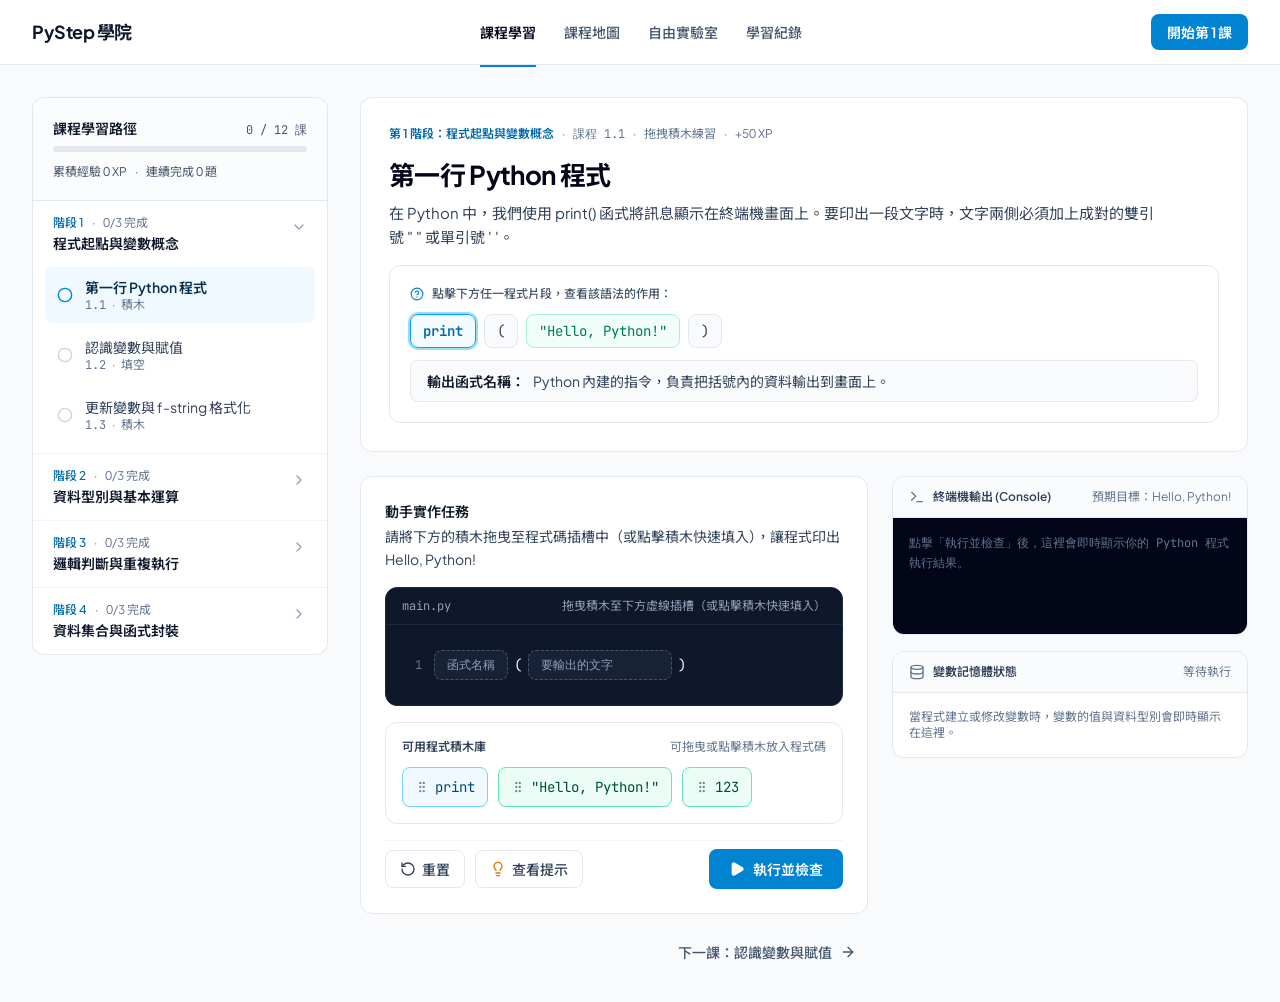
<file: docs/index.html>
<!doctype html>
<html lang="zh-Hant">
  <head>
    <meta charset="UTF-8" />
    <meta name="viewport" content="width=device-width, initial-scale=1.0" />
    <title>PyStep Python 互動學習學院</title>
    <meta name="description" content="由淺入深的 Python 基礎互動教學平台，結合拖拽積木、程式碼填空與即時執行反饋系統。" />
    <meta property="og:title" content="PyStep Python 互動學習學院" />
    <meta property="og:description" content="由淺入深的 Python 基礎互動教學平台，結合拖拽積木、程式碼填空與即時執行反饋系統。" />
    <meta property="og:type" content="website" />
    <meta name="twitter:card" content="summary_large_image" />
    <link rel="preconnect" href="https://fonts.googleapis.com" />
    <link rel="preconnect" href="https://fonts.gstatic.com" crossorigin />
    <link
      href="https://fonts.googleapis.com/css2?family=JetBrains+Mono:wght@400;500;600&family=Noto+Sans+TC:wght@400;500;600;700&family=Plus+Jakarta+Sans:wght@500;600;700&display=swap"
      rel="stylesheet"
    />
    <script type="module" crossorigin src="./assets/index-C1KJqc3u.js"></script>
    <link rel="stylesheet" crossorigin href="./assets/index-DB1BHGo4.css">
  </head>
  <body class="bg-slate-50 text-slate-900 antialiased selection:bg-sky-100 selection:text-sky-900">
    <div id="root"></div>
  </body>
</html>
</file>
<file: docs/assets/index-DB1BHGo4.css>
/*! tailwindcss v4.3.5 | MIT License | https://tailwindcss.com */
@layer properties{@supports (((-webkit-hyphens:none)) and (not (margin-trim:block))) or ((-moz-orient:inline) and (not (color:rgb(from red r g b)))){*,:before,:after,::backdrop{--tw-space-y-reverse:0;--tw-divide-y-reverse:0;--tw-border-style:solid;--tw-gradient-position:initial;--tw-gradient-from:#0000;--tw-gradient-via:#0000;--tw-gradient-to:#0000;--tw-gradient-stops:initial;--tw-gradient-via-stops:initial;--tw-gradient-from-position:0%;--tw-gradient-via-position:50%;--tw-gradient-to-position:100%;--tw-leading:initial;--tw-font-weight:initial;--tw-tracking:initial;--tw-ordinal:initial;--tw-slashed-zero:initial;--tw-numeric-figure:initial;--tw-numeric-spacing:initial;--tw-numeric-fraction:initial;--tw-shadow:0 0 #0000;--tw-shadow-color:initial;--tw-shadow-alpha:100%;--tw-inset-shadow:0 0 #0000;--tw-inset-shadow-color:initial;--tw-inset-shadow-alpha:100%;--tw-ring-color:initial;--tw-ring-shadow:0 0 #0000;--tw-inset-ring-color:initial;--tw-inset-ring-shadow:0 0 #0000;--tw-ring-inset:initial;--tw-ring-offset-width:0px;--tw-ring-offset-color:#fff;--tw-ring-offset-shadow:0 0 #0000;--tw-backdrop-blur:initial;--tw-backdrop-brightness:initial;--tw-backdrop-contrast:initial;--tw-backdrop-grayscale:initial;--tw-backdrop-hue-rotate:initial;--tw-backdrop-invert:initial;--tw-backdrop-opacity:initial;--tw-backdrop-saturate:initial;--tw-backdrop-sepia:initial;--tw-duration:initial;--tw-outline-style:solid}}}@layer theme{:root,:host{--font-sans:"Plus Jakarta Sans", "Noto Sans TC", system-ui, -apple-system, sans-serif;--font-mono:"JetBrains Mono", ui-monospace, SFMono-Regular, Menlo, monospace;--color-amber-50:oklch(98.7% .022 95.277);--color-amber-100:oklch(96.2% .059 95.617);--color-amber-200:oklch(92.4% .12 95.746);--color-amber-300:oklch(87.9% .169 91.605);--color-amber-400:oklch(82.8% .189 84.429);--color-amber-500:oklch(76.9% .188 70.08);--color-amber-600:oklch(66.6% .179 58.318);--color-amber-700:oklch(55.5% .163 48.998);--color-amber-900:oklch(41.4% .112 45.904);--color-amber-950:oklch(27.9% .077 45.635);--color-emerald-50:oklch(97.9% .021 166.113);--color-emerald-100:oklch(95% .052 163.051);--color-emerald-200:oklch(90.5% .093 164.15);--color-emerald-300:oklch(84.5% .143 164.978);--color-emerald-400:oklch(76.5% .177 163.223);--color-emerald-500:oklch(69.6% .17 162.48);--color-emerald-600:oklch(59.6% .145 163.225);--color-emerald-700:oklch(50.8% .118 165.612);--color-emerald-800:oklch(43.2% .095 166.913);--color-emerald-900:oklch(37.8% .077 168.94);--color-emerald-950:oklch(26.2% .051 172.552);--color-sky-50:oklch(97.7% .013 236.62);--color-sky-100:oklch(95.1% .026 236.824);--color-sky-200:oklch(90.1% .058 230.902);--color-sky-300:oklch(82.8% .111 230.318);--color-sky-400:oklch(74.6% .16 232.661);--color-sky-500:oklch(68.5% .169 237.323);--color-sky-600:oklch(58.8% .158 241.966);--color-sky-700:oklch(50% .134 242.749);--color-sky-800:oklch(44.3% .11 240.79);--color-sky-900:oklch(39.1% .09 240.876);--color-sky-950:oklch(29.3% .066 243.157);--color-violet-50:oklch(96.9% .016 293.756);--color-violet-100:oklch(94.3% .029 294.588);--color-violet-200:oklch(89.4% .057 293.283);--color-violet-300:oklch(81.1% .111 293.571);--color-violet-400:oklch(70.2% .183 293.541);--color-violet-500:oklch(60.6% .25 292.717);--color-violet-700:oklch(49.1% .27 292.581);--color-violet-900:oklch(38% .189 293.745);--color-rose-50:oklch(96.9% .015 12.422);--color-rose-100:oklch(94.1% .03 12.58);--color-rose-200:oklch(89.2% .058 10.001);--color-rose-400:oklch(71.2% .194 13.428);--color-rose-600:oklch(58.6% .253 17.585);--color-rose-700:oklch(51.4% .222 16.935);--color-slate-50:oklch(98.4% .003 247.858);--color-slate-100:oklch(96.8% .007 247.896);--color-slate-200:oklch(92.9% .013 255.508);--color-slate-300:oklch(86.9% .022 252.894);--color-slate-400:oklch(70.4% .04 256.788);--color-slate-500:oklch(55.4% .046 257.417);--color-slate-600:oklch(44.6% .043 257.281);--color-slate-700:oklch(37.2% .044 257.287);--color-slate-800:oklch(27.9% .041 260.031);--color-slate-900:oklch(20.8% .042 265.755);--color-slate-950:oklch(12.9% .042 264.695);--color-white:#fff;--spacing:.25rem;--container-md:28rem;--container-xl:36rem;--container-2xl:42rem;--container-3xl:48rem;--text-xs:.75rem;--text-xs--line-height:calc(1 / .75);--text-sm:.875rem;--text-sm--line-height:calc(1.25 / .875);--text-base:1rem;--text-base--line-height:calc(1.5 / 1);--text-lg:1.125rem;--text-lg--line-height:calc(1.75 / 1.125);--text-xl:1.25rem;--text-xl--line-height:calc(1.75 / 1.25);--text-2xl:1.5rem;--text-2xl--line-height:calc(2 / 1.5);--text-3xl:1.875rem;--text-3xl--line-height:calc(2.25 / 1.875);--text-4xl:2.25rem;--text-4xl--line-height:calc(2.5 / 2.25);--font-weight-normal:400;--font-weight-medium:500;--font-weight-semibold:600;--font-weight-bold:700;--tracking-tight:-.025em;--leading-tight:1.25;--leading-relaxed:1.625;--radius-md:.375rem;--radius-lg:.5rem;--radius-xl:.75rem;--radius-2xl:1rem;--blur-sm:8px;--default-transition-duration:.15s;--default-transition-timing-function:cubic-bezier(.4, 0, .2, 1);--default-font-family:var(--font-sans);--default-mono-font-family:var(--font-mono)}}@layer base{*,:after,:before,::backdrop{box-sizing:border-box;border:0 solid;margin:0;padding:0}::file-selector-button{box-sizing:border-box;border:0 solid;margin:0;padding:0}html,:host{-webkit-text-size-adjust:100%;tab-size:4;line-height:1.5;font-family:var(--default-font-family,-apple-system, BlinkMacSystemFont, "Segoe UI", Roboto, "Helvetica Neue", "Noto Sans", Arial, sans-serif, "Apple Color Emoji", "Segoe UI Emoji", "Segoe UI Symbol", "Noto Color Emoji");font-feature-settings:var(--default-font-feature-settings,normal);font-variation-settings:var(--default-font-variation-settings,normal);-webkit-tap-highlight-color:transparent}hr{height:0;color:inherit;border-top-width:1px}abbr:where([title]){-webkit-text-decoration:underline dotted;text-decoration:underline dotted}h1,h2,h3,h4,h5,h6{font-size:inherit;font-weight:inherit}a{color:inherit;-webkit-text-decoration:inherit;-webkit-text-decoration:inherit;-webkit-text-decoration:inherit;-webkit-text-decoration:inherit;text-decoration:inherit}b,strong{font-weight:bolder}code,kbd,samp,pre{font-family:var(--default-mono-font-family,ui-monospace, SFMono-Regular, Menlo, Monaco, Consolas, "Liberation Mono", "Courier New", monospace);font-feature-settings:var(--default-mono-font-feature-settings,normal);font-variation-settings:var(--default-mono-font-variation-settings,normal);font-size:1em}small{font-size:80%}sub,sup{vertical-align:baseline;font-size:75%;line-height:0;position:relative}sub{bottom:-.25em}sup{top:-.5em}table{text-indent:0;border-color:inherit;border-collapse:collapse}:-moz-focusring:where(:not(iframe)){outline:auto}progress{vertical-align:baseline}summary{display:list-item}ol,ul,menu{list-style:none}img,svg,video,canvas,audio,iframe,embed,object{vertical-align:middle;display:block}img,video{max-width:100%;height:auto}button,input,select,optgroup,textarea{font:inherit;font-feature-settings:inherit;font-variation-settings:inherit;letter-spacing:inherit;color:inherit;opacity:1;background-color:#0000;border-radius:0}::file-selector-button{font:inherit;font-feature-settings:inherit;font-variation-settings:inherit;letter-spacing:inherit;color:inherit;opacity:1;background-color:#0000;border-radius:0}:where(select:is([multiple],[size])) optgroup{font-weight:bolder}:where(select:is([multiple],[size])) optgroup option{padding-inline-start:20px}::file-selector-button{margin-inline-end:4px}::placeholder{opacity:1}@supports (not ((-webkit-appearance:-apple-pay-button))) or (contain-intrinsic-size:1px){::placeholder{color:currentColor}@supports (color:color-mix(in lab, red, red)){::placeholder{color:color-mix(in oklab, currentcolor 50%, transparent)}}}textarea{resize:vertical}::-webkit-search-decoration{-webkit-appearance:none}::-webkit-date-and-time-value{min-height:1lh;text-align:inherit}::-webkit-datetime-edit{display:inline-flex}::-webkit-datetime-edit-fields-wrapper{padding:0}::-webkit-datetime-edit{padding-block:0}::-webkit-datetime-edit-year-field{padding-block:0}::-webkit-datetime-edit-month-field{padding-block:0}::-webkit-datetime-edit-day-field{padding-block:0}::-webkit-datetime-edit-hour-field{padding-block:0}::-webkit-datetime-edit-minute-field{padding-block:0}::-webkit-datetime-edit-second-field{padding-block:0}::-webkit-datetime-edit-millisecond-field{padding-block:0}::-webkit-datetime-edit-meridiem-field{padding-block:0}::-webkit-calendar-picker-indicator{line-height:1}:-moz-ui-invalid{box-shadow:none}button,input:where([type=button],[type=reset],[type=submit]){appearance:button}::file-selector-button{appearance:button}::-webkit-inner-spin-button{height:auto}::-webkit-outer-spin-button{height:auto}[hidden]:where(:not([hidden=until-found])){display:none!important}body{font-family:var(--font-sans);color:#0f172a;background-color:#f8fafc}code,pre,.font-mono{font-family:var(--font-mono)}}@layer components;@layer utilities{.absolute{position:absolute}.relative{position:relative}.static{position:static}.sticky{position:sticky}.inset-x-0{inset-inline:0}.top-0{top:0}.-bottom-\[17px\]{bottom:-17px}.z-30{z-index:30}.mx-auto{margin-inline:auto}.mt-0\.5{margin-top:calc(var(--spacing) * .5)}.mt-1{margin-top:var(--spacing)}.mt-3{margin-top:calc(var(--spacing) * 3)}.mt-4{margin-top:calc(var(--spacing) * 4)}.mb-0\.5{margin-bottom:calc(var(--spacing) * .5)}.mb-1{margin-bottom:var(--spacing)}.mb-2{margin-bottom:calc(var(--spacing) * 2)}.mb-3{margin-bottom:calc(var(--spacing) * 3)}.ml-1{margin-left:var(--spacing)}.block{display:block}.contents{display:contents}.flex{display:flex}.grid{display:grid}.hidden{display:none}.inline-block{display:inline-block}.inline-flex{display:inline-flex}.h-0\.5{height:calc(var(--spacing) * .5)}.h-1\.5{height:calc(var(--spacing) * 1.5)}.h-2{height:calc(var(--spacing) * 2)}.h-3\.5{height:calc(var(--spacing) * 3.5)}.h-4{height:calc(var(--spacing) * 4)}.h-5{height:calc(var(--spacing) * 5)}.h-7{height:calc(var(--spacing) * 7)}.h-10{height:calc(var(--spacing) * 10)}.h-16{height:calc(var(--spacing) * 16)}.h-full{height:100%}.min-h-\[40px\]{min-height:40px}.min-h-\[116px\]{min-height:116px}.min-h-\[150px\]{min-height:150px}.min-h-\[220px\]{min-height:220px}.min-h-screen{min-height:100vh}.w-3\.5{width:calc(var(--spacing) * 3.5)}.w-4{width:calc(var(--spacing) * 4)}.w-5{width:calc(var(--spacing) * 5)}.w-7{width:calc(var(--spacing) * 7)}.w-8{width:calc(var(--spacing) * 8)}.w-10{width:calc(var(--spacing) * 10)}.w-full{width:100%}.max-w-2xl{max-width:var(--container-2xl)}.max-w-3xl{max-width:var(--container-3xl)}.max-w-\[1000px\]{max-width:1000px}.max-w-\[1200px\]{max-width:1200px}.max-w-\[1440px\]{max-width:1440px}.max-w-md{max-width:var(--container-md)}.max-w-xl{max-width:var(--container-xl)}.min-w-0{min-width:0}.flex-1{flex:1}.shrink-0{flex-shrink:0}.cursor-grab{cursor:grab}.cursor-not-allowed{cursor:not-allowed}.cursor-pointer{cursor:pointer}.resize-y{resize:vertical}.grid-cols-1{grid-template-columns:repeat(1,minmax(0,1fr))}.grid-cols-2{grid-template-columns:repeat(2,minmax(0,1fr))}.flex-col{flex-direction:column}.flex-wrap{flex-wrap:wrap}.items-baseline{align-items:baseline}.items-center{align-items:center}.items-end{align-items:flex-end}.items-start{align-items:flex-start}.items-stretch{align-items:stretch}.justify-around{justify-content:space-around}.justify-between{justify-content:space-between}.justify-center{justify-content:center}.justify-end{justify-content:flex-end}.gap-1{gap:var(--spacing)}.gap-1\.5{gap:calc(var(--spacing) * 1.5)}.gap-2{gap:calc(var(--spacing) * 2)}.gap-2\.5{gap:calc(var(--spacing) * 2.5)}.gap-3{gap:calc(var(--spacing) * 3)}.gap-4{gap:calc(var(--spacing) * 4)}.gap-6{gap:calc(var(--spacing) * 6)}.gap-7{gap:calc(var(--spacing) * 7)}.gap-8{gap:calc(var(--spacing) * 8)}:where(.space-y-1>:not(:last-child)){--tw-space-y-reverse:0;margin-block-start:calc(var(--spacing) * var(--tw-space-y-reverse));margin-block-end:calc(var(--spacing) * calc(1 - var(--tw-space-y-reverse)))}:where(.space-y-1\.5>:not(:last-child)){--tw-space-y-reverse:0;margin-block-start:calc(calc(var(--spacing) * 1.5) * var(--tw-space-y-reverse));margin-block-end:calc(calc(var(--spacing) * 1.5) * calc(1 - var(--tw-space-y-reverse)))}:where(.space-y-2>:not(:last-child)){--tw-space-y-reverse:0;margin-block-start:calc(calc(var(--spacing) * 2) * var(--tw-space-y-reverse));margin-block-end:calc(calc(var(--spacing) * 2) * calc(1 - var(--tw-space-y-reverse)))}:where(.space-y-2\.5>:not(:last-child)){--tw-space-y-reverse:0;margin-block-start:calc(calc(var(--spacing) * 2.5) * var(--tw-space-y-reverse));margin-block-end:calc(calc(var(--spacing) * 2.5) * calc(1 - var(--tw-space-y-reverse)))}:where(.space-y-4>:not(:last-child)){--tw-space-y-reverse:0;margin-block-start:calc(calc(var(--spacing) * 4) * var(--tw-space-y-reverse));margin-block-end:calc(calc(var(--spacing) * 4) * calc(1 - var(--tw-space-y-reverse)))}:where(.space-y-5>:not(:last-child)){--tw-space-y-reverse:0;margin-block-start:calc(calc(var(--spacing) * 5) * var(--tw-space-y-reverse));margin-block-end:calc(calc(var(--spacing) * 5) * calc(1 - var(--tw-space-y-reverse)))}:where(.space-y-6>:not(:last-child)){--tw-space-y-reverse:0;margin-block-start:calc(calc(var(--spacing) * 6) * var(--tw-space-y-reverse));margin-block-end:calc(calc(var(--spacing) * 6) * calc(1 - var(--tw-space-y-reverse)))}:where(.space-y-8>:not(:last-child)){--tw-space-y-reverse:0;margin-block-start:calc(calc(var(--spacing) * 8) * var(--tw-space-y-reverse));margin-block-end:calc(calc(var(--spacing) * 8) * calc(1 - var(--tw-space-y-reverse)))}:where(.space-y-10>:not(:last-child)){--tw-space-y-reverse:0;margin-block-start:calc(calc(var(--spacing) * 10) * var(--tw-space-y-reverse));margin-block-end:calc(calc(var(--spacing) * 10) * calc(1 - var(--tw-space-y-reverse)))}.gap-x-2{column-gap:calc(var(--spacing) * 2)}.gap-y-1{row-gap:var(--spacing)}:where(.divide-y>:not(:last-child)){--tw-divide-y-reverse:0;border-bottom-style:var(--tw-border-style);border-top-style:var(--tw-border-style);border-top-width:calc(1px * var(--tw-divide-y-reverse));border-bottom-width:calc(1px * calc(1 - var(--tw-divide-y-reverse)))}:where(.divide-slate-100>:not(:last-child)){border-color:var(--color-slate-100)}.truncate{text-overflow:ellipsis;white-space:nowrap;overflow:hidden}.overflow-hidden{overflow:hidden}.overflow-x-auto{overflow-x:auto}.rounded{border-radius:.25rem}.rounded-2xl{border-radius:var(--radius-2xl)}.rounded-full{border-radius:2147483647px}.rounded-lg{border-radius:var(--radius-lg)}.rounded-md{border-radius:var(--radius-md)}.rounded-xl{border-radius:var(--radius-xl)}.border{border-style:var(--tw-border-style);border-width:1px}.border-2{border-style:var(--tw-border-style);border-width:2px}.border-t{border-top-style:var(--tw-border-style);border-top-width:1px}.border-b{border-bottom-style:var(--tw-border-style);border-bottom-width:1px}.border-l{border-left-style:var(--tw-border-style);border-left-width:1px}.border-dashed{--tw-border-style:dashed;border-style:dashed}.border-amber-200{border-color:var(--color-amber-200)}.border-amber-300{border-color:var(--color-amber-300)}.border-amber-400{border-color:var(--color-amber-400)}.border-emerald-200{border-color:var(--color-emerald-200)}.border-emerald-200\/80{border-color:#a4f4cfcc}@supports (color:color-mix(in lab, red, red)){.border-emerald-200\/80{border-color:color-mix(in oklab, var(--color-emerald-200) 80%, transparent)}}.border-emerald-300{border-color:var(--color-emerald-300)}.border-emerald-400{border-color:var(--color-emerald-400)}.border-rose-200{border-color:var(--color-rose-200)}.border-sky-200{border-color:var(--color-sky-200)}.border-sky-300{border-color:var(--color-sky-300)}.border-sky-400{border-color:var(--color-sky-400)}.border-sky-500{border-color:var(--color-sky-500)}.border-slate-100{border-color:var(--color-slate-100)}.border-slate-200{border-color:var(--color-slate-200)}.border-slate-200\/80{border-color:#e2e8f0cc}@supports (color:color-mix(in lab, red, red)){.border-slate-200\/80{border-color:color-mix(in oklab, var(--color-slate-200) 80%, transparent)}}.border-slate-300{border-color:var(--color-slate-300)}.border-slate-400{border-color:var(--color-slate-400)}.border-slate-600{border-color:var(--color-slate-600)}.border-slate-700\/80{border-color:#314158cc}@supports (color:color-mix(in lab, red, red)){.border-slate-700\/80{border-color:color-mix(in oklab, var(--color-slate-700) 80%, transparent)}}.border-slate-800{border-color:var(--color-slate-800)}.border-violet-200{border-color:var(--color-violet-200)}.border-violet-300{border-color:var(--color-violet-300)}.border-violet-400{border-color:var(--color-violet-400)}.bg-amber-50{background-color:var(--color-amber-50)}.bg-amber-50\/70{background-color:#fffbebb3}@supports (color:color-mix(in lab, red, red)){.bg-amber-50\/70{background-color:color-mix(in oklab, var(--color-amber-50) 70%, transparent)}}.bg-amber-500\/20{background-color:#f99c0033}@supports (color:color-mix(in lab, red, red)){.bg-amber-500\/20{background-color:color-mix(in oklab, var(--color-amber-500) 20%, transparent)}}.bg-emerald-50{background-color:var(--color-emerald-50)}.bg-emerald-50\/70{background-color:#ecfdf5b3}@supports (color:color-mix(in lab, red, red)){.bg-emerald-50\/70{background-color:color-mix(in oklab, var(--color-emerald-50) 70%, transparent)}}.bg-emerald-500\/20{background-color:#00bb7f33}@supports (color:color-mix(in lab, red, red)){.bg-emerald-500\/20{background-color:color-mix(in oklab, var(--color-emerald-500) 20%, transparent)}}.bg-emerald-600{background-color:var(--color-emerald-600)}.bg-emerald-700{background-color:var(--color-emerald-700)}.bg-rose-50\/70{background-color:#fff1f2b3}@supports (color:color-mix(in lab, red, red)){.bg-rose-50\/70{background-color:color-mix(in oklab, var(--color-rose-50) 70%, transparent)}}.bg-rose-600{background-color:var(--color-rose-600)}.bg-sky-50{background-color:var(--color-sky-50)}.bg-sky-50\/70{background-color:#f0f9ffb3}@supports (color:color-mix(in lab, red, red)){.bg-sky-50\/70{background-color:color-mix(in oklab, var(--color-sky-50) 70%, transparent)}}.bg-sky-500\/15{background-color:#00a5ef26}@supports (color:color-mix(in lab, red, red)){.bg-sky-500\/15{background-color:color-mix(in oklab, var(--color-sky-500) 15%, transparent)}}.bg-sky-500\/20{background-color:#00a5ef33}@supports (color:color-mix(in lab, red, red)){.bg-sky-500\/20{background-color:color-mix(in oklab, var(--color-sky-500) 20%, transparent)}}.bg-sky-600{background-color:var(--color-sky-600)}.bg-slate-50{background-color:var(--color-slate-50)}.bg-slate-50\/60{background-color:#f8fafc99}@supports (color:color-mix(in lab, red, red)){.bg-slate-50\/60{background-color:color-mix(in oklab, var(--color-slate-50) 60%, transparent)}}.bg-slate-50\/70{background-color:#f8fafcb3}@supports (color:color-mix(in lab, red, red)){.bg-slate-50\/70{background-color:color-mix(in oklab, var(--color-slate-50) 70%, transparent)}}.bg-slate-100{background-color:var(--color-slate-100)}.bg-slate-100\/80{background-color:#f1f5f9cc}@supports (color:color-mix(in lab, red, red)){.bg-slate-100\/80{background-color:color-mix(in oklab, var(--color-slate-100) 80%, transparent)}}.bg-slate-200{background-color:var(--color-slate-200)}.bg-slate-200\/70{background-color:#e2e8f0b3}@supports (color:color-mix(in lab, red, red)){.bg-slate-200\/70{background-color:color-mix(in oklab, var(--color-slate-200) 70%, transparent)}}.bg-slate-700{background-color:var(--color-slate-700)}.bg-slate-800{background-color:var(--color-slate-800)}.bg-slate-800\/70{background-color:#1d293db3}@supports (color:color-mix(in lab, red, red)){.bg-slate-800\/70{background-color:color-mix(in oklab, var(--color-slate-800) 70%, transparent)}}.bg-slate-900{background-color:var(--color-slate-900)}.bg-slate-950{background-color:var(--color-slate-950)}.bg-violet-50{background-color:var(--color-violet-50)}.bg-violet-50\/70{background-color:#f5f3ffb3}@supports (color:color-mix(in lab, red, red)){.bg-violet-50\/70{background-color:color-mix(in oklab, var(--color-violet-50) 70%, transparent)}}.bg-violet-500\/20{background-color:#8d54ff33}@supports (color:color-mix(in lab, red, red)){.bg-violet-500\/20{background-color:color-mix(in oklab, var(--color-violet-500) 20%, transparent)}}.bg-white{background-color:var(--color-white)}.bg-white\/80{background-color:#fffc}@supports (color:color-mix(in lab, red, red)){.bg-white\/80{background-color:color-mix(in oklab, var(--color-white) 80%, transparent)}}.bg-white\/95{background-color:#fffffff2}@supports (color:color-mix(in lab, red, red)){.bg-white\/95{background-color:color-mix(in oklab, var(--color-white) 95%, transparent)}}.bg-gradient-to-br{--tw-gradient-position:to bottom right in oklab;background-image:linear-gradient(var(--tw-gradient-stops))}.from-slate-100{--tw-gradient-from:var(--color-slate-100);--tw-gradient-stops:var(--tw-gradient-via-stops,var(--tw-gradient-position), var(--tw-gradient-from) var(--tw-gradient-from-position), var(--tw-gradient-to) var(--tw-gradient-to-position))}.to-sky-50{--tw-gradient-to:var(--color-sky-50);--tw-gradient-stops:var(--tw-gradient-via-stops,var(--tw-gradient-position), var(--tw-gradient-from) var(--tw-gradient-from-position), var(--tw-gradient-to) var(--tw-gradient-to-position))}.fill-current{fill:currentColor}.fill-sky-600\/20{fill:#0084cc33}@supports (color:color-mix(in lab, red, red)){.fill-sky-600\/20{fill:color-mix(in oklab, var(--color-sky-600) 20%, transparent)}}.object-cover{object-fit:cover}.p-0\.5{padding:calc(var(--spacing) * .5)}.p-1{padding:var(--spacing)}.p-3{padding:calc(var(--spacing) * 3)}.p-4{padding:calc(var(--spacing) * 4)}.p-5{padding:calc(var(--spacing) * 5)}.p-6{padding:calc(var(--spacing) * 6)}.p-8{padding:calc(var(--spacing) * 8)}.px-2{padding-inline:calc(var(--spacing) * 2)}.px-2\.5{padding-inline:calc(var(--spacing) * 2.5)}.px-3{padding-inline:calc(var(--spacing) * 3)}.px-3\.5{padding-inline:calc(var(--spacing) * 3.5)}.px-4{padding-inline:calc(var(--spacing) * 4)}.px-5{padding-inline:calc(var(--spacing) * 5)}.px-6{padding-inline:calc(var(--spacing) * 6)}.py-1{padding-block:var(--spacing)}.py-1\.5{padding-block:calc(var(--spacing) * 1.5)}.py-2{padding-block:calc(var(--spacing) * 2)}.py-2\.5{padding-block:calc(var(--spacing) * 2.5)}.py-3{padding-block:calc(var(--spacing) * 3)}.py-3\.5{padding-block:calc(var(--spacing) * 3.5)}.py-4{padding-block:calc(var(--spacing) * 4)}.py-6{padding-block:calc(var(--spacing) * 6)}.py-8{padding-block:calc(var(--spacing) * 8)}.pt-1{padding-top:var(--spacing)}.pt-2{padding-top:calc(var(--spacing) * 2)}.pt-3{padding-top:calc(var(--spacing) * 3)}.pr-3{padding-right:calc(var(--spacing) * 3)}.pb-2{padding-bottom:calc(var(--spacing) * 2)}.pb-2\.5{padding-bottom:calc(var(--spacing) * 2.5)}.pb-4{padding-bottom:calc(var(--spacing) * 4)}.text-left{text-align:left}.text-right{text-align:right}.font-mono{font-family:var(--font-mono)}.font-sans{font-family:var(--font-sans)}.text-2xl{font-size:var(--text-2xl);line-height:var(--tw-leading,var(--text-2xl--line-height))}.text-3xl{font-size:var(--text-3xl);line-height:var(--tw-leading,var(--text-3xl--line-height))}.text-base{font-size:var(--text-base);line-height:var(--tw-leading,var(--text-base--line-height))}.text-lg{font-size:var(--text-lg);line-height:var(--tw-leading,var(--text-lg--line-height))}.text-sm{font-size:var(--text-sm);line-height:var(--tw-leading,var(--text-sm--line-height))}.text-xl{font-size:var(--text-xl);line-height:var(--tw-leading,var(--text-xl--line-height))}.text-xs{font-size:var(--text-xs);line-height:var(--tw-leading,var(--text-xs--line-height))}.text-\[15px\]{font-size:15px}.leading-relaxed{--tw-leading:var(--leading-relaxed);line-height:var(--leading-relaxed)}.leading-tight{--tw-leading:var(--leading-tight);line-height:var(--leading-tight)}.font-bold{--tw-font-weight:var(--font-weight-bold);font-weight:var(--font-weight-bold)}.font-medium{--tw-font-weight:var(--font-weight-medium);font-weight:var(--font-weight-medium)}.font-normal{--tw-font-weight:var(--font-weight-normal);font-weight:var(--font-weight-normal)}.font-semibold{--tw-font-weight:var(--font-weight-semibold);font-weight:var(--font-weight-semibold)}.tracking-tight{--tw-tracking:var(--tracking-tight);letter-spacing:var(--tracking-tight)}.text-balance{text-wrap:balance}.break-all{word-break:break-all}.whitespace-nowrap{white-space:nowrap}.whitespace-pre{white-space:pre}.text-amber-200{color:var(--color-amber-200)}.text-amber-600{color:var(--color-amber-600)}.text-amber-700{color:var(--color-amber-700)}.text-amber-900{color:var(--color-amber-900)}.text-amber-950{color:var(--color-amber-950)}.text-current{color:currentColor}.text-emerald-200{color:var(--color-emerald-200)}.text-emerald-400{color:var(--color-emerald-400)}.text-emerald-600{color:var(--color-emerald-600)}.text-emerald-700{color:var(--color-emerald-700)}.text-emerald-800{color:var(--color-emerald-800)}.text-emerald-900{color:var(--color-emerald-900)}.text-emerald-950{color:var(--color-emerald-950)}.text-rose-400{color:var(--color-rose-400)}.text-rose-700{color:var(--color-rose-700)}.text-sky-200{color:var(--color-sky-200)}.text-sky-600{color:var(--color-sky-600)}.text-sky-700{color:var(--color-sky-700)}.text-sky-900{color:var(--color-sky-900)}.text-sky-950{color:var(--color-sky-950)}.text-slate-100{color:var(--color-slate-100)}.text-slate-300{color:var(--color-slate-300)}.text-slate-400{color:var(--color-slate-400)}.text-slate-500{color:var(--color-slate-500)}.text-slate-600{color:var(--color-slate-600)}.text-slate-700{color:var(--color-slate-700)}.text-slate-800{color:var(--color-slate-800)}.text-slate-900{color:var(--color-slate-900)}.text-slate-950{color:var(--color-slate-950)}.text-violet-200{color:var(--color-violet-200)}.text-violet-700{color:var(--color-violet-700)}.text-violet-900{color:var(--color-violet-900)}.text-white{color:var(--color-white)}.tabular-nums{--tw-numeric-spacing:tabular-nums;font-variant-numeric:var(--tw-ordinal, ) var(--tw-slashed-zero, ) var(--tw-numeric-figure, ) var(--tw-numeric-spacing, ) var(--tw-numeric-fraction, )}.antialiased{-webkit-font-smoothing:antialiased;-moz-osx-font-smoothing:grayscale}.opacity-50{opacity:.5}.opacity-60{opacity:.6}.opacity-80{opacity:.8}.opacity-90{opacity:.9}.shadow-2xs{--tw-shadow:0 1px var(--tw-shadow-color,#0000000d);box-shadow:var(--tw-inset-shadow), var(--tw-inset-ring-shadow), var(--tw-ring-offset-shadow), var(--tw-ring-shadow), var(--tw-shadow)}.ring-2{--tw-ring-shadow:var(--tw-ring-inset, ) 0 0 0 calc(2px + var(--tw-ring-offset-width)) var(--tw-ring-color,currentcolor);box-shadow:var(--tw-inset-shadow), var(--tw-inset-ring-shadow), var(--tw-ring-offset-shadow), var(--tw-ring-shadow), var(--tw-shadow)}.ring-sky-500\/40{--tw-ring-color:#00a5ef66}@supports (color:color-mix(in lab, red, red)){.ring-sky-500\/40{--tw-ring-color:color-mix(in oklab, var(--color-sky-500) 40%, transparent)}}.backdrop-blur-sm{--tw-backdrop-blur:blur(var(--blur-sm));-webkit-backdrop-filter:var(--tw-backdrop-blur, ) var(--tw-backdrop-brightness, ) var(--tw-backdrop-contrast, ) var(--tw-backdrop-grayscale, ) var(--tw-backdrop-hue-rotate, ) var(--tw-backdrop-invert, ) var(--tw-backdrop-opacity, ) var(--tw-backdrop-saturate, ) var(--tw-backdrop-sepia, );backdrop-filter:var(--tw-backdrop-blur, ) var(--tw-backdrop-brightness, ) var(--tw-backdrop-contrast, ) var(--tw-backdrop-grayscale, ) var(--tw-backdrop-hue-rotate, ) var(--tw-backdrop-invert, ) var(--tw-backdrop-opacity, ) var(--tw-backdrop-saturate, ) var(--tw-backdrop-sepia, )}.transition-all{transition-property:all;transition-timing-function:var(--tw-ease,var(--default-transition-timing-function));transition-duration:var(--tw-duration,var(--default-transition-duration))}.transition-colors{transition-property:color,background-color,border-color,outline-color,text-decoration-color,fill,stroke,--tw-gradient-from,--tw-gradient-via,--tw-gradient-to;transition-timing-function:var(--tw-ease,var(--default-transition-timing-function));transition-duration:var(--tw-duration,var(--default-transition-duration))}.duration-300{--tw-duration:.3s;transition-duration:.3s}.select-none{-webkit-user-select:none;user-select:none}.selection\:bg-sky-100 ::selection{background-color:var(--color-sky-100)}.selection\:bg-sky-100::selection{background-color:var(--color-sky-100)}.selection\:text-sky-900 ::selection{color:var(--color-sky-900)}.selection\:text-sky-900::selection{color:var(--color-sky-900)}.placeholder\:text-slate-500::placeholder{color:var(--color-slate-500)}@media (hover:hover){.hover\:border-amber-400:hover{border-color:var(--color-amber-400)}.hover\:border-emerald-400:hover{border-color:var(--color-emerald-400)}.hover\:border-sky-300:hover{border-color:var(--color-sky-300)}.hover\:border-sky-400:hover{border-color:var(--color-sky-400)}.hover\:border-slate-300:hover{border-color:var(--color-slate-300)}.hover\:border-slate-400:hover{border-color:var(--color-slate-400)}.hover\:border-slate-500:hover{border-color:var(--color-slate-500)}.hover\:border-violet-400:hover{border-color:var(--color-violet-400)}.hover\:bg-amber-100\/60:hover{background-color:#fef3c699}@supports (color:color-mix(in lab, red, red)){.hover\:bg-amber-100\/60:hover{background-color:color-mix(in oklab, var(--color-amber-100) 60%, transparent)}}.hover\:bg-amber-100\/70:hover{background-color:#fef3c6b3}@supports (color:color-mix(in lab, red, red)){.hover\:bg-amber-100\/70:hover{background-color:color-mix(in oklab, var(--color-amber-100) 70%, transparent)}}.hover\:bg-emerald-100\/70:hover{background-color:#d0fae5b3}@supports (color:color-mix(in lab, red, red)){.hover\:bg-emerald-100\/70:hover{background-color:color-mix(in oklab, var(--color-emerald-100) 70%, transparent)}}.hover\:bg-emerald-800:hover{background-color:var(--color-emerald-800)}.hover\:bg-rose-100\/70:hover{background-color:#ffe4e6b3}@supports (color:color-mix(in lab, red, red)){.hover\:bg-rose-100\/70:hover{background-color:color-mix(in oklab, var(--color-rose-100) 70%, transparent)}}.hover\:bg-rose-700:hover{background-color:var(--color-rose-700)}.hover\:bg-sky-100\/70:hover{background-color:#dff2feb3}@supports (color:color-mix(in lab, red, red)){.hover\:bg-sky-100\/70:hover{background-color:color-mix(in oklab, var(--color-sky-100) 70%, transparent)}}.hover\:bg-sky-700:hover{background-color:var(--color-sky-700)}.hover\:bg-slate-50:hover{background-color:var(--color-slate-50)}.hover\:bg-slate-50\/50:hover{background-color:#f8fafc80}@supports (color:color-mix(in lab, red, red)){.hover\:bg-slate-50\/50:hover{background-color:color-mix(in oklab, var(--color-slate-50) 50%, transparent)}}.hover\:bg-slate-100:hover{background-color:var(--color-slate-100)}.hover\:bg-slate-200\/70:hover{background-color:#e2e8f0b3}@supports (color:color-mix(in lab, red, red)){.hover\:bg-slate-200\/70:hover{background-color:color-mix(in oklab, var(--color-slate-200) 70%, transparent)}}.hover\:bg-violet-100\/70:hover{background-color:#ede9feb3}@supports (color:color-mix(in lab, red, red)){.hover\:bg-violet-100\/70:hover{background-color:color-mix(in oklab, var(--color-violet-100) 70%, transparent)}}.hover\:bg-white:hover{background-color:var(--color-white)}.hover\:bg-white\/15:hover{background-color:#ffffff26}@supports (color:color-mix(in lab, red, red)){.hover\:bg-white\/15:hover{background-color:color-mix(in oklab, var(--color-white) 15%, transparent)}}.hover\:text-sky-700:hover{color:var(--color-sky-700)}.hover\:text-slate-900:hover{color:var(--color-slate-900)}.hover\:text-slate-950:hover{color:var(--color-slate-950)}.hover\:opacity-100:hover{opacity:1}}.focus\:border-sky-400:focus{border-color:var(--color-sky-400)}.focus\:ring-2:focus{--tw-ring-shadow:var(--tw-ring-inset, ) 0 0 0 calc(2px + var(--tw-ring-offset-width)) var(--tw-ring-color,currentcolor);box-shadow:var(--tw-inset-shadow), var(--tw-inset-ring-shadow), var(--tw-ring-offset-shadow), var(--tw-ring-shadow), var(--tw-shadow)}.focus\:ring-sky-500\/30:focus{--tw-ring-color:#00a5ef4d}@supports (color:color-mix(in lab, red, red)){.focus\:ring-sky-500\/30:focus{--tw-ring-color:color-mix(in oklab, var(--color-sky-500) 30%, transparent)}}.focus\:outline-none:focus{--tw-outline-style:none;outline-style:none}.focus-visible\:outline-2:focus-visible{outline-style:var(--tw-outline-style);outline-width:2px}.focus-visible\:outline-offset-2:focus-visible{outline-offset:2px}.focus-visible\:outline-offset-4:focus-visible{outline-offset:4px}.focus-visible\:outline-sky-600:focus-visible{outline-color:var(--color-sky-600)}.active\:cursor-grabbing:active{cursor:grabbing}.active\:bg-sky-800:active{background-color:var(--color-sky-800)}@media (width>=40rem){.sm\:flex-row{flex-direction:row}.sm\:items-center{align-items:center}.sm\:gap-8{gap:calc(var(--spacing) * 8)}.sm\:p-5{padding:calc(var(--spacing) * 5)}.sm\:p-6{padding:calc(var(--spacing) * 6)}.sm\:p-7{padding:calc(var(--spacing) * 7)}.sm\:p-10{padding:calc(var(--spacing) * 10)}.sm\:px-8{padding-inline:calc(var(--spacing) * 8)}.sm\:text-right{text-align:right}.sm\:text-4xl{font-size:var(--text-4xl);line-height:var(--tw-leading,var(--text-4xl--line-height))}.sm\:text-\[26px\]{font-size:26px}}@media (width>=48rem){.md\:flex{display:flex}.md\:hidden{display:none}.md\:grid-cols-3{grid-template-columns:repeat(3,minmax(0,1fr))}.md\:grid-cols-4{grid-template-columns:repeat(4,minmax(0,1fr))}}@media (width>=64rem){.lg\:col-span-5{grid-column:span 5/span 5}.lg\:col-span-7{grid-column:span 7/span 7}.lg\:w-\[296px\]{width:296px}.lg\:grid-cols-12{grid-template-columns:repeat(12,minmax(0,1fr))}.lg\:flex-row{flex-direction:row}.lg\:border-t-0{border-top-style:var(--tw-border-style);border-top-width:0}.lg\:border-l{border-left-style:var(--tw-border-style);border-left-width:1px}.lg\:py-8{padding-block:calc(var(--spacing) * 8)}}@media (width>=80rem){.xl\:col-span-5{grid-column:span 5/span 5}.xl\:col-span-7{grid-column:span 7/span 7}.xl\:grid-cols-12{grid-template-columns:repeat(12,minmax(0,1fr))}}}@keyframes settleIn{0%{opacity:0;transform:translateY(6px)}to{opacity:1;transform:translateY(0)}}.animate-settle{animation:.18s cubic-bezier(.16,1,.3,1) forwards settleIn}@media (prefers-reduced-motion:reduce){.animate-settle{animation:none}}@property --tw-space-y-reverse{syntax:"*";inherits:false;initial-value:0}@property --tw-divide-y-reverse{syntax:"*";inherits:false;initial-value:0}@property --tw-border-style{syntax:"*";inherits:false;initial-value:solid}@property --tw-gradient-position{syntax:"*";inherits:false}@property --tw-gradient-from{syntax:"<color>";inherits:false;initial-value:#0000}@property --tw-gradient-via{syntax:"<color>";inherits:false;initial-value:#0000}@property --tw-gradient-to{syntax:"<color>";inherits:false;initial-value:#0000}@property --tw-gradient-stops{syntax:"*";inherits:false}@property --tw-gradient-via-stops{syntax:"*";inherits:false}@property --tw-gradient-from-position{syntax:"<length-percentage>";inherits:false;initial-value:0%}@property --tw-gradient-via-position{syntax:"<length-percentage>";inherits:false;initial-value:50%}@property --tw-gradient-to-position{syntax:"<length-percentage>";inherits:false;initial-value:100%}@property --tw-leading{syntax:"*";inherits:false}@property --tw-font-weight{syntax:"*";inherits:false}@property --tw-tracking{syntax:"*";inherits:false}@property --tw-ordinal{syntax:"*";inherits:false}@property --tw-slashed-zero{syntax:"*";inherits:false}@property --tw-numeric-figure{syntax:"*";inherits:false}@property --tw-numeric-spacing{syntax:"*";inherits:false}@property --tw-numeric-fraction{syntax:"*";inherits:false}@property --tw-shadow{syntax:"*";inherits:false;initial-value:0 0 #0000}@property --tw-shadow-color{syntax:"*";inherits:false}@property --tw-shadow-alpha{syntax:"<percentage>";inherits:false;initial-value:100%}@property --tw-inset-shadow{syntax:"*";inherits:false;initial-value:0 0 #0000}@property --tw-inset-shadow-color{syntax:"*";inherits:false}@property --tw-inset-shadow-alpha{syntax:"<percentage>";inherits:false;initial-value:100%}@property --tw-ring-color{syntax:"*";inherits:false}@property --tw-ring-shadow{syntax:"*";inherits:false;initial-value:0 0 #0000}@property --tw-inset-ring-color{syntax:"*";inherits:false}@property --tw-inset-ring-shadow{syntax:"*";inherits:false;initial-value:0 0 #0000}@property --tw-ring-inset{syntax:"*";inherits:false}@property --tw-ring-offset-width{syntax:"<length>";inherits:false;initial-value:0}@property --tw-ring-offset-color{syntax:"*";inherits:false;initial-value:#fff}@property --tw-ring-offset-shadow{syntax:"*";inherits:false;initial-value:0 0 #0000}@property --tw-backdrop-blur{syntax:"*";inherits:false}@property --tw-backdrop-brightness{syntax:"*";inherits:false}@property --tw-backdrop-contrast{syntax:"*";inherits:false}@property --tw-backdrop-grayscale{syntax:"*";inherits:false}@property --tw-backdrop-hue-rotate{syntax:"*";inherits:false}@property --tw-backdrop-invert{syntax:"*";inherits:false}@property --tw-backdrop-opacity{syntax:"*";inherits:false}@property --tw-backdrop-saturate{syntax:"*";inherits:false}@property --tw-backdrop-sepia{syntax:"*";inherits:false}@property --tw-duration{syntax:"*";inherits:false}@property --tw-outline-style{syntax:"*";inherits:false;initial-value:solid}
</file>
